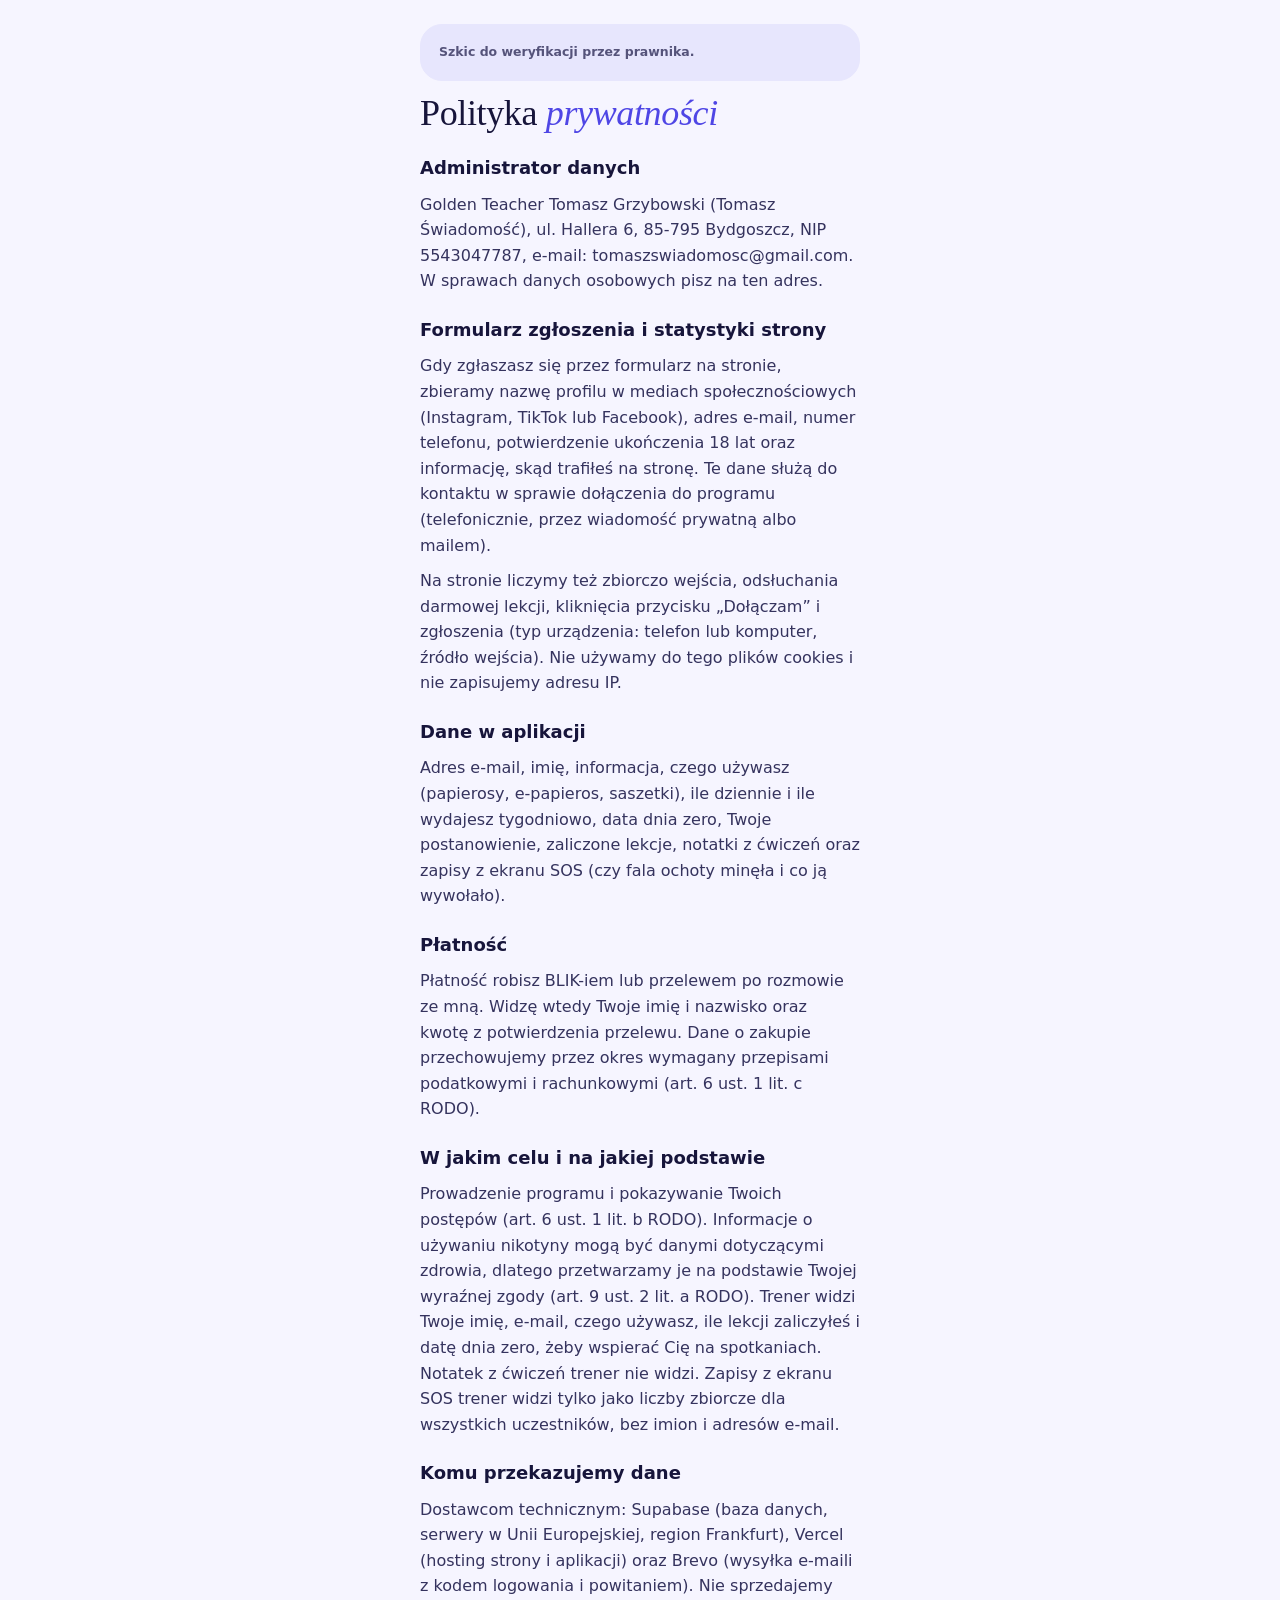
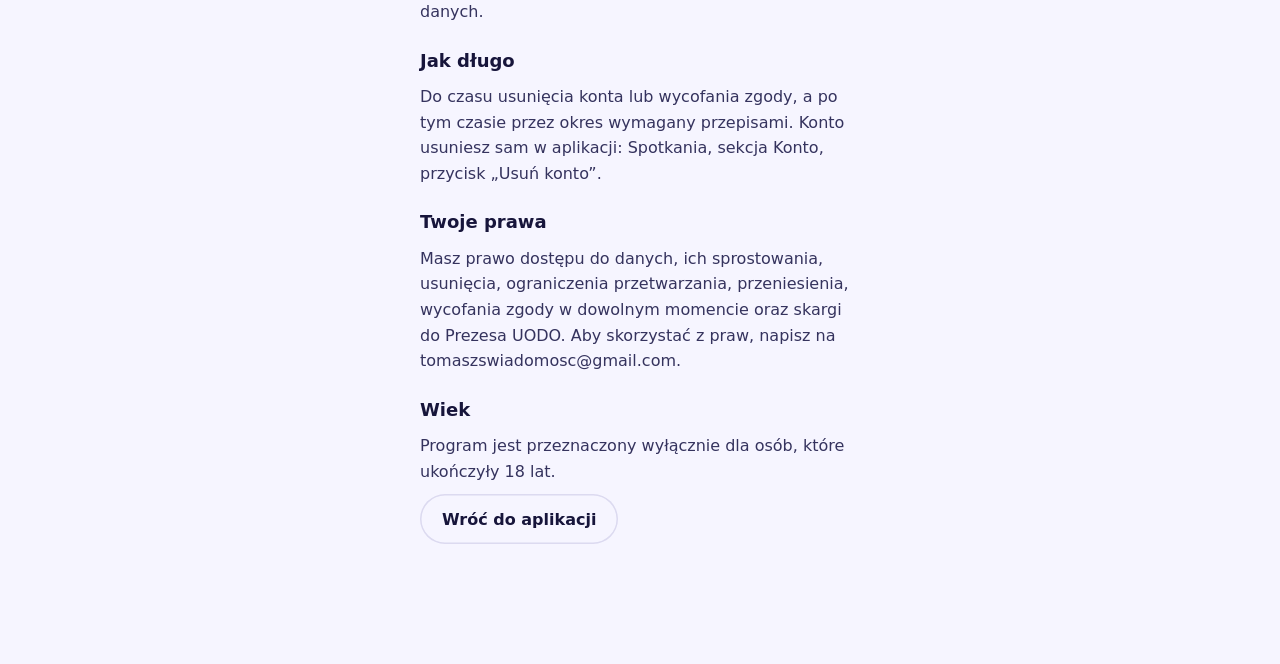
<file: prywatnosc.html>
<!DOCTYPE html>
<html lang="pl"><head><meta charset="utf-8"><meta name="viewport" content="width=device-width,initial-scale=1,viewport-fit=cover">
<title>Polityka prywatności · Wolne Płuco</title><link rel="stylesheet" href="style.css?v=1">
<style>main{gap:10px}h2{font:700 18px/1.3 var(--sans);margin:14px 0 2px}p,li{line-height:1.6;color:var(--body)}</style></head>
<body><div class="app"><main>
<div class="card soft"><p class="note"><b>Szkic do weryfikacji przez prawnika.</b></p></div>
<h1>Polityka <em>prywatności</em></h1>

<h2>Administrator danych</h2>
<p>Golden Teacher Tomasz Grzybowski (Tomasz Świadomość), ul. Hallera 6, 85-795 Bydgoszcz, NIP 5543047787, e-mail: tomaszswiadomosc@gmail.com. W sprawach danych osobowych pisz na ten adres.</p>

<h2>Formularz zgłoszenia i statystyki strony</h2>
<p>Gdy zgłaszasz się przez formularz na stronie, zbieramy nazwę profilu w mediach społecznościowych (Instagram, TikTok lub Facebook), adres e-mail, numer telefonu, potwierdzenie ukończenia 18 lat oraz informację, skąd trafiłeś na stronę. Te dane służą do kontaktu w sprawie dołączenia do programu (telefonicznie, przez wiadomość prywatną albo mailem).</p>
<p>Na stronie liczymy też zbiorczo wejścia, odsłuchania darmowej lekcji, kliknięcia przycisku „Dołączam” i zgłoszenia (typ urządzenia: telefon lub komputer, źródło wejścia). Nie używamy do tego plików cookies i nie zapisujemy adresu IP.</p>

<h2>Dane w aplikacji</h2>
<p>Adres e-mail, imię, informacja, czego używasz (papierosy, e-papieros, saszetki), ile dziennie i ile wydajesz tygodniowo, data dnia zero, Twoje postanowienie, zaliczone lekcje, notatki z ćwiczeń oraz zapisy z ekranu SOS (czy fala ochoty minęła i co ją wywołało).</p>

<h2>Płatność</h2>
<p>Płatność robisz BLIK-iem lub przelewem po rozmowie ze mną. Widzę wtedy Twoje imię i nazwisko oraz kwotę z potwierdzenia przelewu. Dane o zakupie przechowujemy przez okres wymagany przepisami podatkowymi i rachunkowymi (art. 6 ust. 1 lit. c RODO).</p>

<h2>W jakim celu i na jakiej podstawie</h2>
<p>Prowadzenie programu i pokazywanie Twoich postępów (art. 6 ust. 1 lit. b RODO). Informacje o używaniu nikotyny mogą być danymi dotyczącymi zdrowia, dlatego przetwarzamy je na podstawie Twojej wyraźnej zgody (art. 9 ust. 2 lit. a RODO). Trener widzi Twoje imię, e-mail, czego używasz, ile lekcji zaliczyłeś i datę dnia zero, żeby wspierać Cię na spotkaniach. Notatek z ćwiczeń trener nie widzi. Zapisy z ekranu SOS trener widzi tylko jako liczby zbiorcze dla wszystkich uczestników, bez imion i adresów e-mail.</p>

<h2>Komu przekazujemy dane</h2>
<p>Dostawcom technicznym: Supabase (baza danych, serwery w Unii Europejskiej, region Frankfurt), Vercel (hosting strony i aplikacji) oraz Brevo (wysyłka e-maili z kodem logowania i powitaniem). Nie sprzedajemy danych.</p>

<h2>Jak długo</h2>
<p>Do czasu usunięcia konta lub wycofania zgody, a po tym czasie przez okres wymagany przepisami. Konto usuniesz sam w aplikacji: Spotkania, sekcja Konto, przycisk „Usuń konto”.</p>

<h2>Twoje prawa</h2>
<p>Masz prawo dostępu do danych, ich sprostowania, usunięcia, ograniczenia przetwarzania, przeniesienia, wycofania zgody w dowolnym momencie oraz skargi do Prezesa UODO. Aby skorzystać z praw, napisz na tomaszswiadomosc@gmail.com.</p>

<h2>Wiek</h2>
<p>Program jest przeznaczony wyłącznie dla osób, które ukończyły 18 lat.</p>
<p><a class="btn line" href="./">Wróć do aplikacji</a></p>
</main></div></body></html>
</file>
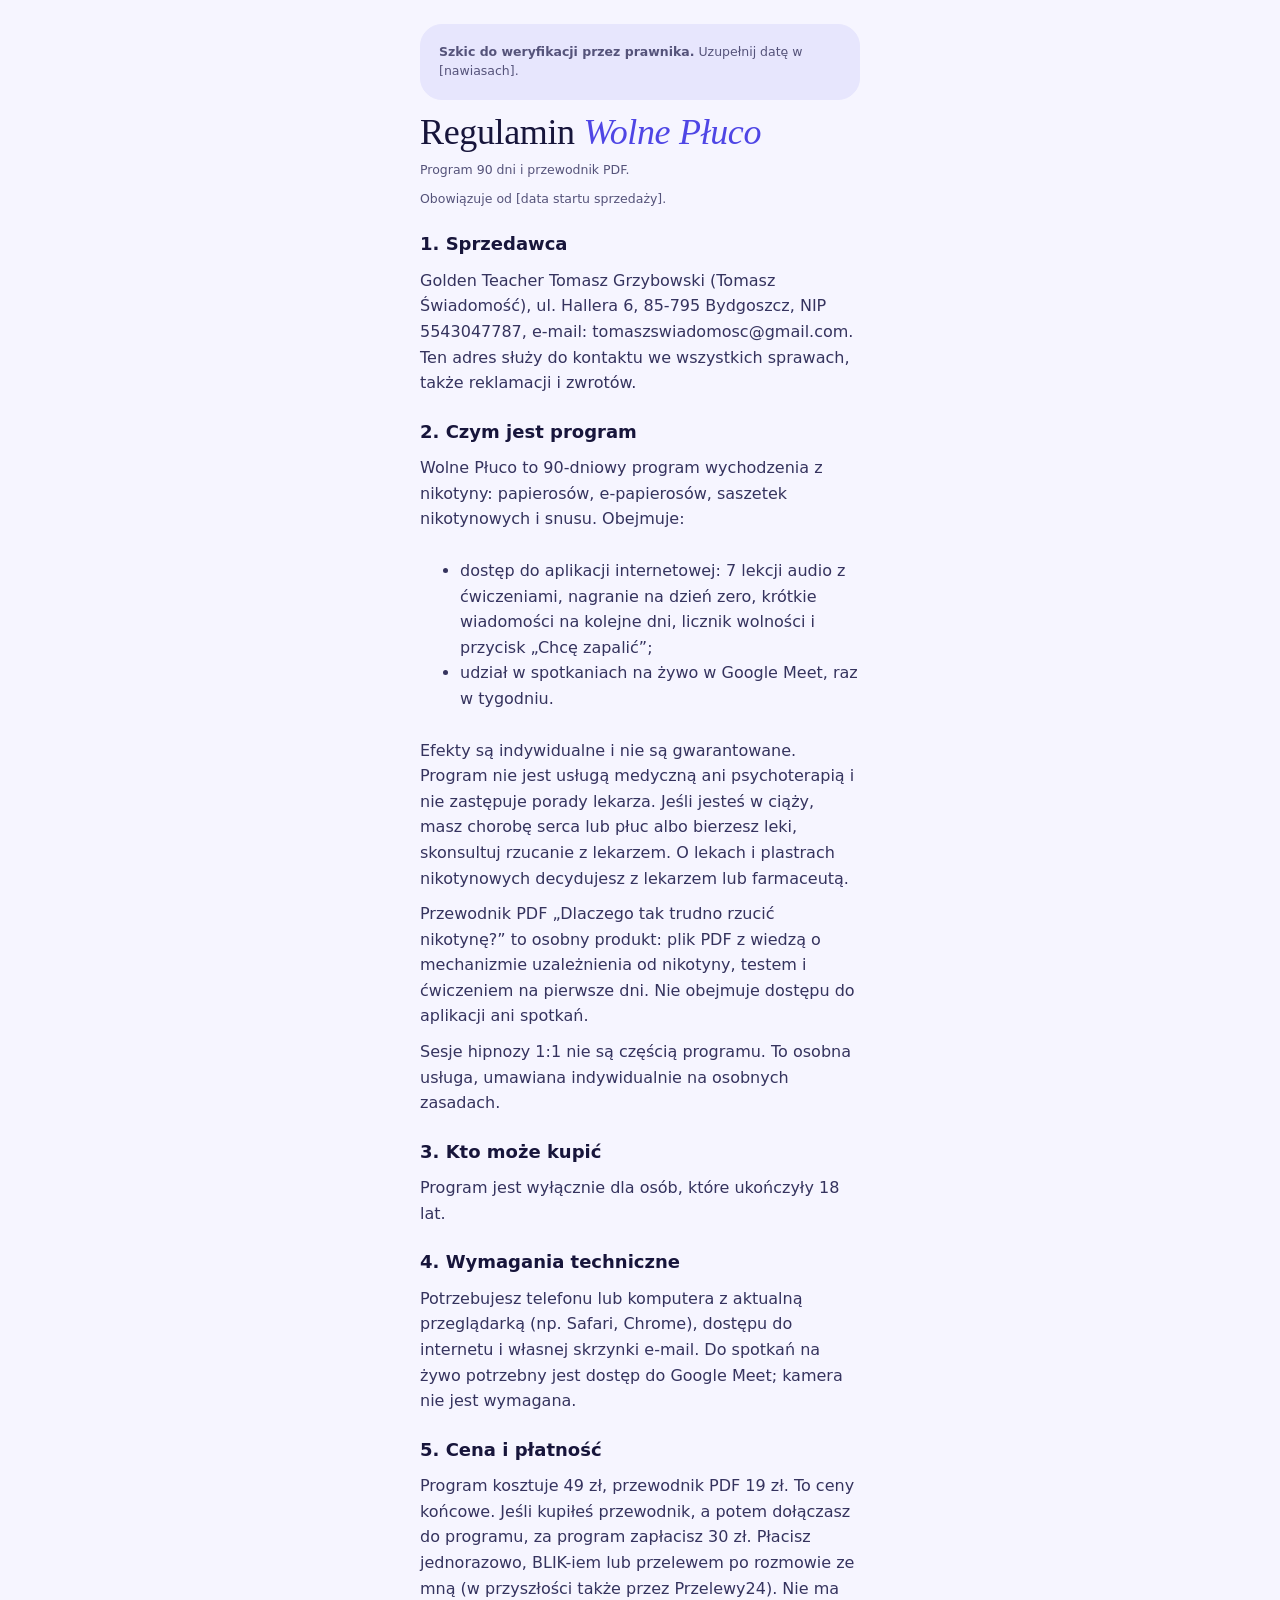
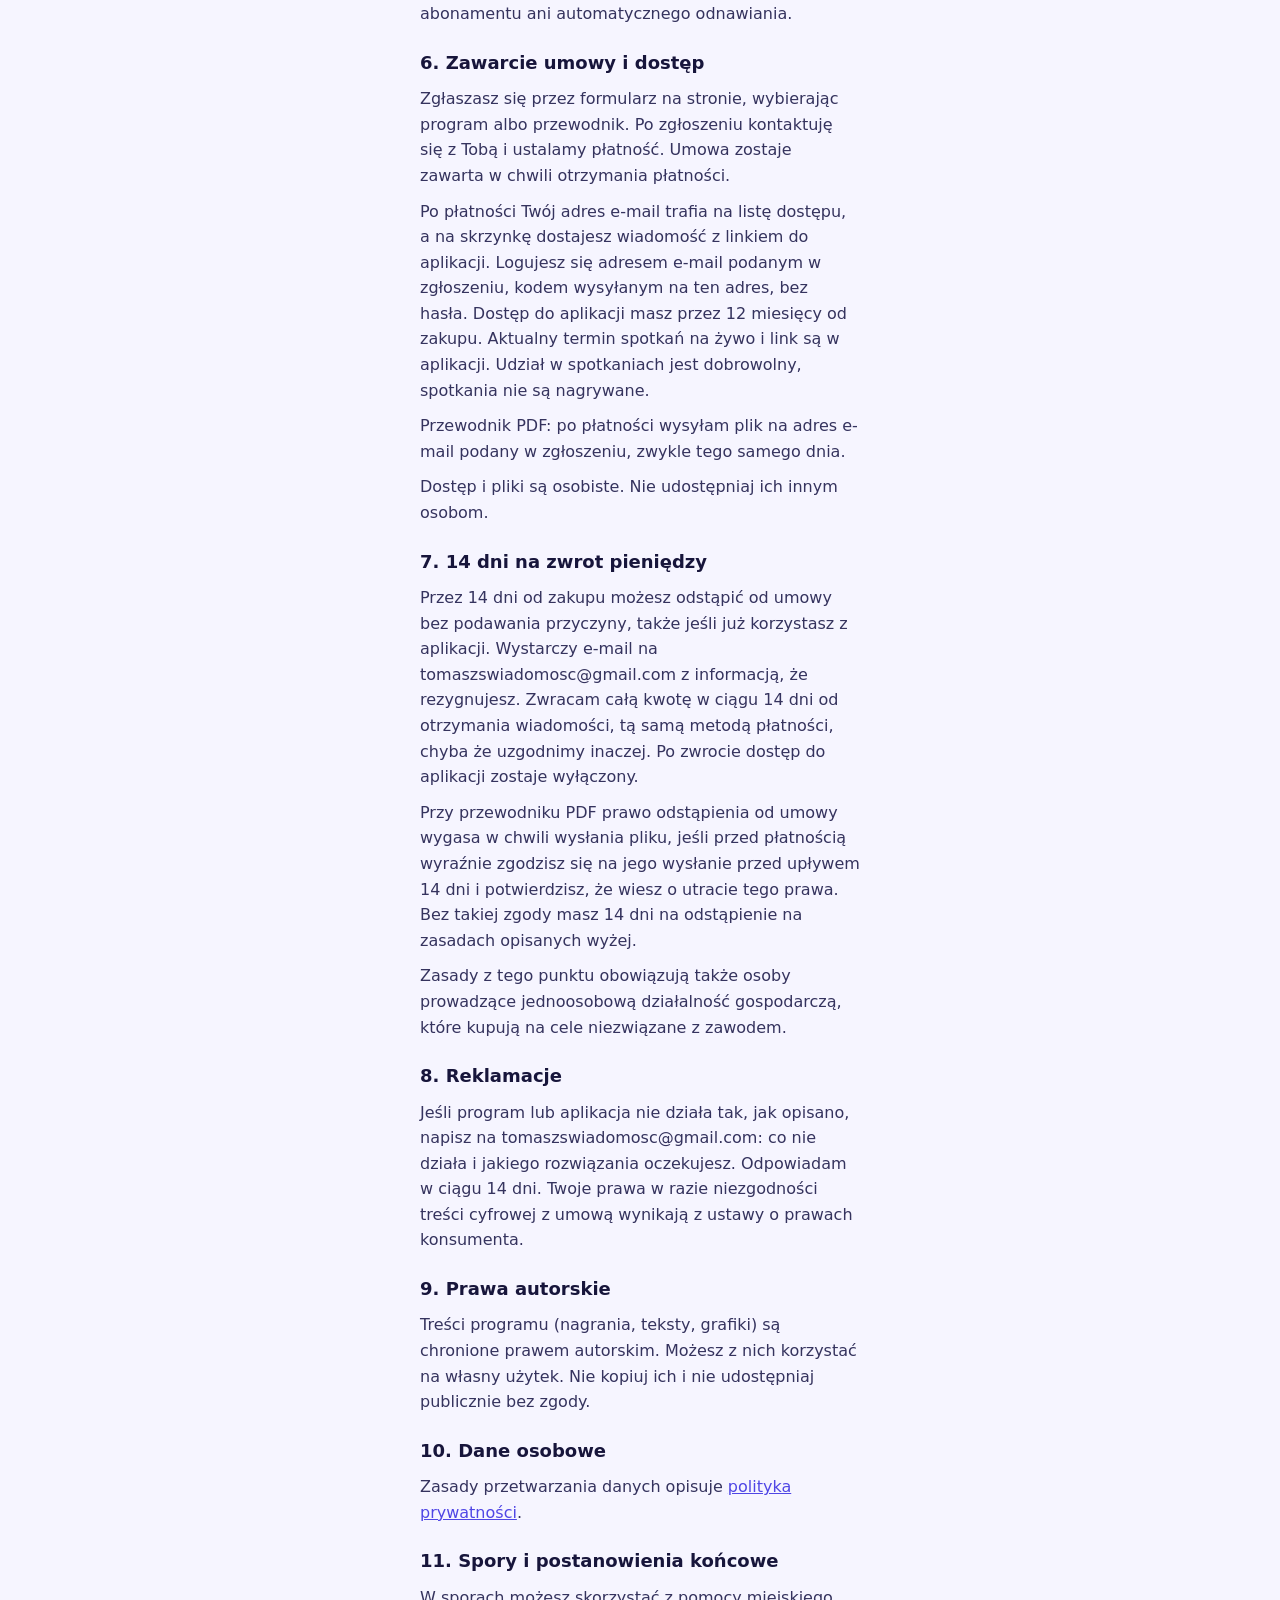
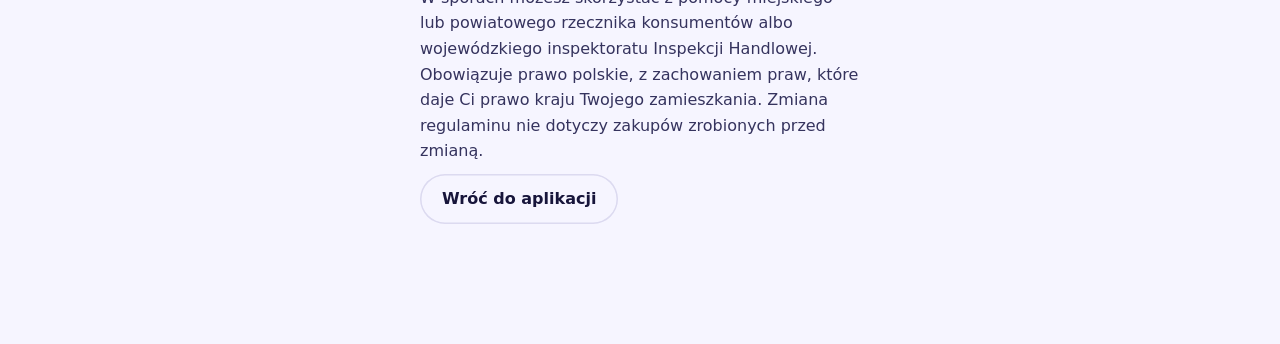
<file: regulamin.html>
<!DOCTYPE html>
<html lang="pl"><head><meta charset="utf-8"><meta name="viewport" content="width=device-width,initial-scale=1,viewport-fit=cover">
<title>Regulamin · Wolne Płuco</title><link rel="stylesheet" href="style.css?v=1">
<style>main{gap:10px}h2{font:700 18px/1.3 var(--sans);margin:14px 0 2px}p,li{line-height:1.6;color:var(--body)}</style></head>
<body><div class="app"><main>
<div class="card soft"><p class="note"><b>Szkic do weryfikacji przez prawnika.</b> Uzupełnij datę w [nawiasach].</p></div>
<h1>Regulamin <em>Wolne Płuco</em></h1>
<p class="note">Program 90 dni i przewodnik PDF.</p>
<p class="note">Obowiązuje od [data startu sprzedaży].</p>

<h2>1. Sprzedawca</h2>
<p>Golden Teacher Tomasz Grzybowski (Tomasz Świadomość), ul. Hallera 6, 85-795 Bydgoszcz, NIP 5543047787, e-mail: tomaszswiadomosc@gmail.com. Ten adres służy do kontaktu we wszystkich sprawach, także reklamacji i zwrotów.</p>

<h2>2. Czym jest program</h2>
<p>Wolne Płuco to 90-dniowy program wychodzenia z nikotyny: papierosów, e-papierosów, saszetek nikotynowych i snusu. Obejmuje:</p>
<ul>
<li>dostęp do aplikacji internetowej: 7 lekcji audio z ćwiczeniami, nagranie na dzień zero, krótkie wiadomości na kolejne dni, licznik wolności i przycisk „Chcę zapalić”;</li>
<li>udział w spotkaniach na żywo w Google Meet, raz w tygodniu.</li>
</ul>
<p>Efekty są indywidualne i nie są gwarantowane. Program nie jest usługą medyczną ani psychoterapią i nie zastępuje porady lekarza. Jeśli jesteś w ciąży, masz chorobę serca lub płuc albo bierzesz leki, skonsultuj rzucanie z lekarzem. O lekach i plastrach nikotynowych decydujesz z lekarzem lub farmaceutą.</p>
<p>Przewodnik PDF „Dlaczego tak trudno rzucić nikotynę?” to osobny produkt: plik PDF z wiedzą o mechanizmie uzależnienia od nikotyny, testem i ćwiczeniem na pierwsze dni. Nie obejmuje dostępu do aplikacji ani spotkań.</p>
<p>Sesje hipnozy 1:1 nie są częścią programu. To osobna usługa, umawiana indywidualnie na osobnych zasadach.</p>

<h2>3. Kto może kupić</h2>
<p>Program jest wyłącznie dla osób, które ukończyły 18 lat.</p>

<h2>4. Wymagania techniczne</h2>
<p>Potrzebujesz telefonu lub komputera z aktualną przeglądarką (np. Safari, Chrome), dostępu do internetu i własnej skrzynki e-mail. Do spotkań na żywo potrzebny jest dostęp do Google Meet; kamera nie jest wymagana.</p>

<h2>5. Cena i płatność</h2>
<p>Program kosztuje 49 zł, przewodnik PDF 19 zł. To ceny końcowe. Jeśli kupiłeś przewodnik, a potem dołączasz do programu, za program zapłacisz 30 zł. Płacisz jednorazowo, BLIK-iem lub przelewem po rozmowie ze mną (w przyszłości także przez Przelewy24). Nie ma abonamentu ani automatycznego odnawiania.</p>

<h2>6. Zawarcie umowy i dostęp</h2>
<p>Zgłaszasz się przez formularz na stronie, wybierając program albo przewodnik. Po zgłoszeniu kontaktuję się z Tobą i ustalamy płatność. Umowa zostaje zawarta w chwili otrzymania płatności.</p>
<p>Po płatności Twój adres e-mail trafia na listę dostępu, a na skrzynkę dostajesz wiadomość z linkiem do aplikacji. Logujesz się adresem e-mail podanym w zgłoszeniu, kodem wysyłanym na ten adres, bez hasła. Dostęp do aplikacji masz przez 12 miesięcy od zakupu. Aktualny termin spotkań na żywo i link są w aplikacji. Udział w spotkaniach jest dobrowolny, spotkania nie są nagrywane.</p>
<p>Przewodnik PDF: po płatności wysyłam plik na adres e-mail podany w zgłoszeniu, zwykle tego samego dnia.</p>
<p>Dostęp i pliki są osobiste. Nie udostępniaj ich innym osobom.</p>

<h2>7. 14 dni na zwrot pieniędzy</h2>
<p>Przez 14 dni od zakupu możesz odstąpić od umowy bez podawania przyczyny, także jeśli już korzystasz z aplikacji. Wystarczy e-mail na tomaszswiadomosc@gmail.com z informacją, że rezygnujesz. Zwracam całą kwotę w ciągu 14 dni od otrzymania wiadomości, tą samą metodą płatności, chyba że uzgodnimy inaczej. Po zwrocie dostęp do aplikacji zostaje wyłączony.</p>
<p>Przy przewodniku PDF prawo odstąpienia od umowy wygasa w chwili wysłania pliku, jeśli przed płatnością wyraźnie zgodzisz się na jego wysłanie przed upływem 14 dni i potwierdzisz, że wiesz o utracie tego prawa. Bez takiej zgody masz 14 dni na odstąpienie na zasadach opisanych wyżej.</p>
<p>Zasady z tego punktu obowiązują także osoby prowadzące jednoosobową działalność gospodarczą, które kupują na cele niezwiązane z zawodem.</p>

<h2>8. Reklamacje</h2>
<p>Jeśli program lub aplikacja nie działa tak, jak opisano, napisz na tomaszswiadomosc@gmail.com: co nie działa i jakiego rozwiązania oczekujesz. Odpowiadam w ciągu 14 dni. Twoje prawa w razie niezgodności treści cyfrowej z umową wynikają z ustawy o prawach konsumenta.</p>

<h2>9. Prawa autorskie</h2>
<p>Treści programu (nagrania, teksty, grafiki) są chronione prawem autorskim. Możesz z nich korzystać na własny użytek. Nie kopiuj ich i nie udostępniaj publicznie bez zgody.</p>

<h2>10. Dane osobowe</h2>
<p>Zasady przetwarzania danych opisuje <a href="prywatnosc.html">polityka prywatności</a>.</p>

<h2>11. Spory i postanowienia końcowe</h2>
<p>W sporach możesz skorzystać z pomocy miejskiego lub powiatowego rzecznika konsumentów albo wojewódzkiego inspektoratu Inspekcji Handlowej. Obowiązuje prawo polskie, z zachowaniem praw, które daje Ci prawo kraju Twojego zamieszkania. Zmiana regulaminu nie dotyczy zakupów zrobionych przed zmianą.</p>
<p><a class="btn line" href="./">Wróć do aplikacji</a></p>
</main></div></body></html>
</file>
<file: style.css>
:root{--ink:#17153B;--muted:#55537A;--body:#35335E;--accent:#4F46E5;--accent2:#3E36C9;--soft:#E7E6FD;--soft2:#F0EFFE;--bg:#F6F5FF;--line:#DCDAF0;--lime:#C8F25C;--lime-ink:#1A2600;--serif:'Instrument Serif',Georgia,serif;--sans:Manrope,system-ui,sans-serif}
*{box-sizing:border-box}
html,body{margin:0;background:var(--bg);color:var(--ink);font-family:var(--sans);-webkit-font-smoothing:antialiased}
button,input,textarea,select{font:inherit;color:inherit}
a{color:var(--accent)}
.app{max-width:480px;margin:0 auto;min-height:100vh;min-height:100dvh;display:flex;flex-direction:column;position:relative}
main{flex:1;padding:max(24px,env(safe-area-inset-top)) 20px 120px;display:flex;flex-direction:column;gap:14px}
h1{margin:4px 0 0;font:400 36px/1.04 var(--serif);letter-spacing:-.01em}
h1 em,h2 em{color:var(--accent);font-style:italic}
h2{margin:0;font:400 26px/1.1 var(--serif)}
p{margin:0}
.eyebrow{font-size:12px;font-weight:700;letter-spacing:.12em;text-transform:uppercase;color:var(--accent)}
.muted{color:var(--muted)}
.card{background:#fff;border:1px solid var(--line);border-radius:22px;padding:18px;display:flex;flex-direction:column;gap:10px}
.card.dark{background:var(--ink);border-color:var(--ink);color:#fff}
.card.dark .eyebrow{color:var(--lime)}
.card.dark .muted{color:#CFCBF7}
.card.soft{background:var(--soft);border-color:var(--soft)}
.btn{display:inline-flex;align-items:center;justify-content:center;gap:8px;min-height:50px;padding:0 22px;border-radius:999px;border:0;font-weight:800;font-size:16px;cursor:pointer;text-decoration:none;background:var(--accent);color:#fff}
.btn:hover{background:var(--accent2)}
.btn.lime{background:var(--lime);color:var(--lime-ink)}
.btn.line{background:transparent;color:var(--ink);box-shadow:inset 0 0 0 1.5px var(--line)}
.btn.block{width:100%}
.btn:disabled{opacity:.45;cursor:not-allowed}
.top{display:flex;align-items:center;justify-content:space-between;gap:10px}
.brand{display:flex;align-items:center;gap:10px;font-weight:800}
.brand img{width:36px;height:36px;border-radius:50%;object-fit:cover}
.pill{font-size:12px;font-weight:700;letter-spacing:.06em;color:var(--accent);background:var(--soft);padding:7px 12px;border-radius:999px;white-space:nowrap}
.dots{display:flex;gap:6px}
.dots i{flex:1;height:6px;border-radius:9px;background:var(--line)}
.dots i.done{background:var(--accent)}
.dots i.now{background:#A5A0F5}
.back{width:44px;height:44px;border-radius:50%;border:0;background:#fff;display:flex;align-items:center;justify-content:center;cursor:pointer;box-shadow:0 0 0 1px var(--line)}
/* lista lekcji */
.lesson{display:flex;align-items:center;gap:12px;background:#fff;border:1px solid var(--line);border-radius:16px;padding:12px;text-align:left;width:100%;cursor:pointer}
.lesson.now{border-color:var(--accent)}
.lesson.locked{background:var(--bg);cursor:default}
.lesson .n{flex:none;width:32px;height:32px;border-radius:50%;display:flex;align-items:center;justify-content:center;font-size:13px;font-weight:800;background:#ECEBFA;color:var(--muted)}
.lesson.done .n{background:var(--accent);color:#fff}
.lesson.now .n{background:var(--lime);color:var(--lime-ink)}
.lesson b{display:block;font-size:15px;line-height:1.3}
.lesson small{display:block;font-size:12.5px;color:var(--muted);margin-top:2px}
/* odtwarzacz */
.player{background:var(--ink);color:#fff;border-radius:22px;padding:18px;display:flex;flex-direction:column;gap:14px}
.player .row{display:flex;align-items:center;gap:14px}
.play{flex:none;width:60px;height:60px;border-radius:50%;border:0;background:var(--lime);color:var(--lime-ink);display:flex;align-items:center;justify-content:center;cursor:pointer}
.play svg{width:24px;height:24px}
.bar{position:relative;height:6px;border-radius:9px;background:rgba(255,255,255,.18);cursor:pointer}
.bar i{position:absolute;left:0;top:0;bottom:0;border-radius:9px;background:var(--lime);width:0}
.time{display:flex;justify-content:space-between;font-size:12.5px;color:#CFCBF7;font-variant-numeric:tabular-nums}
.speed{border:0;background:rgba(255,255,255,.12);color:#fff;border-radius:999px;padding:8px 12px;font-weight:700;font-size:13px;cursor:pointer;min-height:36px}
.key li{margin:0 0 6px;line-height:1.5;color:var(--body)}
.key{margin:0;padding-left:20px}
textarea,input[type=text],input[type=number],input[type=email]{width:100%;border:1px solid var(--line);border-radius:14px;padding:12px 14px;background:#fff;font-size:16px}
textarea{resize:vertical;min-height:76px}
label.f{display:flex;flex-direction:column;gap:6px;font-size:14px;font-weight:600}
.check{display:flex;gap:10px;align-items:flex-start;font-size:14px;line-height:1.45}
.check input{width:22px;height:22px;flex:none;accent-color:var(--accent);margin:0}
.seg{display:grid;grid-template-columns:repeat(3,minmax(0,1fr));gap:8px}
.seg button{min-height:48px;border-radius:14px;border:1px solid var(--line);background:#fff;font-weight:700;font-size:14px;cursor:pointer}
.seg button.on{background:var(--accent);border-color:var(--accent);color:#fff}
.stats{display:grid;grid-template-columns:repeat(2,minmax(0,1fr));gap:10px}
.stat{border-radius:20px;padding:16px;background:#fff;border:1px solid var(--line)}
.stat b{display:block;font:400 40px/1 var(--serif)}
.stat span{display:block;font-size:13px;color:var(--muted);margin-top:4px}
.stat.dark{background:var(--ink);border-color:var(--ink);color:#fff}.stat.dark span{color:#CFCBF7}
.stat.lime{background:var(--lime);border-color:var(--lime);color:var(--lime-ink)}.stat.lime span{color:var(--lime-ink)}
/* menu */
nav.tabs{position:fixed;left:0;right:0;bottom:0;display:flex;justify-content:center;background:#fff;border-top:1px solid var(--line);padding:6px 8px max(10px,env(safe-area-inset-bottom));z-index:5}
nav.tabs .in{display:flex;width:100%;max-width:480px}
nav.tabs a{flex:1;display:flex;flex-direction:column;align-items:center;gap:3px;font-size:11.5px;font-weight:700;color:var(--muted);text-decoration:none;padding:6px 0;min-height:48px}
nav.tabs a.on{color:var(--accent)}
nav.tabs svg{width:24px;height:24px;fill:none;stroke:currentColor;stroke-width:2;stroke-linecap:round;stroke-linejoin:round}
.fab{position:fixed;left:50%;transform:translateX(-50%);bottom:calc(78px + env(safe-area-inset-bottom));width:calc(100% - 40px);max-width:440px;z-index:4;box-shadow:0 14px 30px -14px rgba(23,21,59,.6)}
.urge{background:#EEF9D0;min-height:100vh;min-height:100dvh}
.done-badge{display:flex;align-items:center;gap:8px;font-weight:800;color:#3F6B0A}
.note{font-size:12.5px;color:var(--muted);line-height:1.5}
.hidden{display:none!important}
/* logowanie i komunikaty */
.toast{position:fixed;left:50%;bottom:calc(150px + env(safe-area-inset-bottom));transform:translateX(-50%);background:var(--ink);color:#fff;padding:12px 18px;border-radius:14px;font-size:14px;font-weight:600;z-index:20;max-width:90%;box-shadow:0 10px 30px -10px rgba(23,21,59,.6)}
.center{text-align:center}
.legal{font-size:12.5px;color:var(--muted);line-height:1.5}
.legal a{color:var(--muted)}
.loading{display:flex;align-items:center;justify-content:center;min-height:60vh;color:var(--muted)}
.code-input{font-size:28px!important;letter-spacing:.4em;text-align:center;font-weight:800}
.sos-tools{display:grid;grid-template-columns:1fr 1fr;gap:10px}
.card.tool{text-decoration:none;color:var(--ink);gap:2px;padding:16px;margin:0}
.card.tool b{font:400 24px/1.1 var(--serif)}
.card.tool span{font-size:13px;color:var(--muted)}
.chips{display:flex;flex-wrap:wrap;gap:8px}
.chips button{min-height:42px;padding:0 14px;border-radius:999px;border:1px solid var(--line);background:#fff;font-weight:700;font-size:14px;cursor:pointer;color:var(--ink)}
.chips button.on{background:var(--ink);border-color:var(--ink);color:#fff}
.chips button:disabled:not(.on){opacity:.5}
.breath{position:relative;width:min(78vw,300px);aspect-ratio:1;margin:18px auto 6px;display:grid;place-items:center}
.breath .ring{position:absolute;inset:0;border-radius:50%;background:radial-gradient(circle at 50% 40%,var(--lime),#9FD63A 70%);box-shadow:0 0 0 14px rgba(200,242,92,.25),0 20px 50px -20px rgba(63,107,10,.6);transform:scale(.55);transition:transform .6s ease-in-out}
.breath .lbl{position:relative;text-align:center;display:grid;gap:4px;color:var(--lime-ink)}
.breath .lbl b{font:400 30px/1.1 var(--serif)}
.breath .lbl span{font-weight:800;font-size:22px}
@media (prefers-reduced-motion:reduce){.breath .ring{transition:none!important}}
</file>
